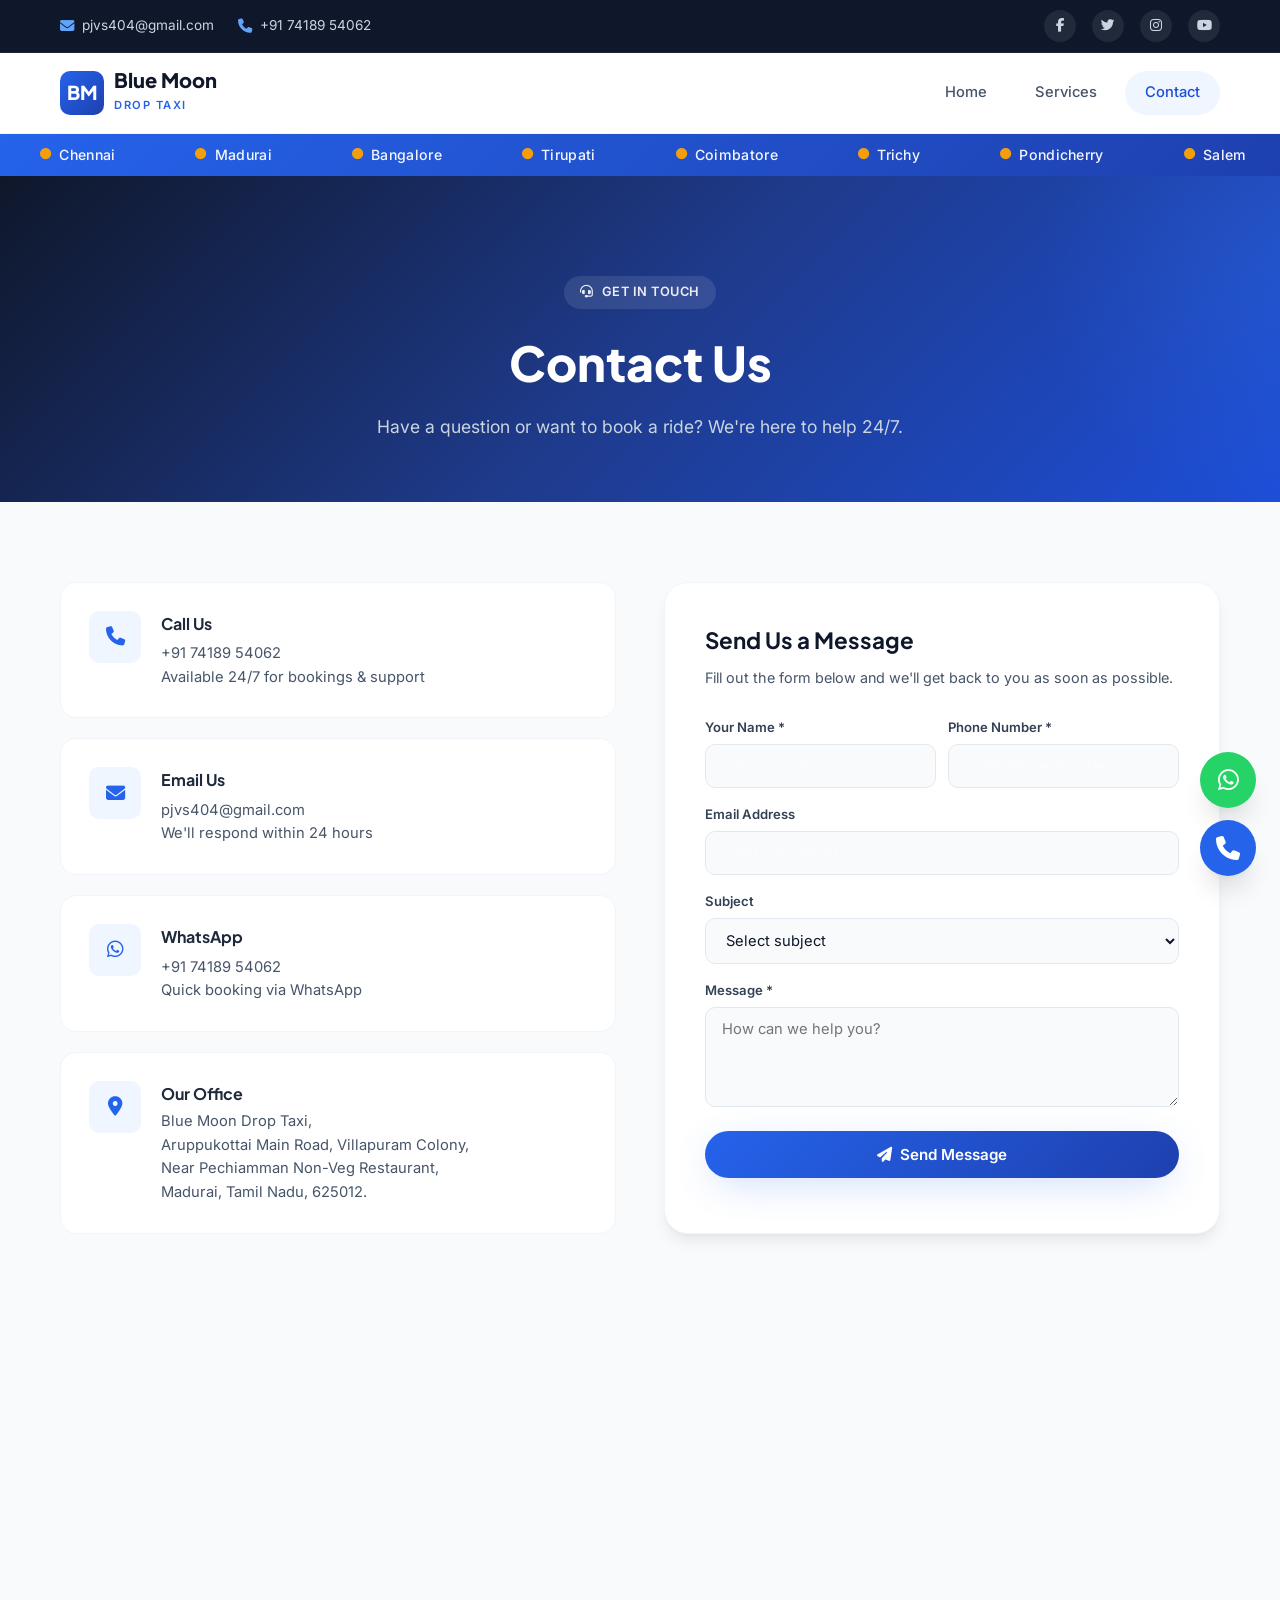
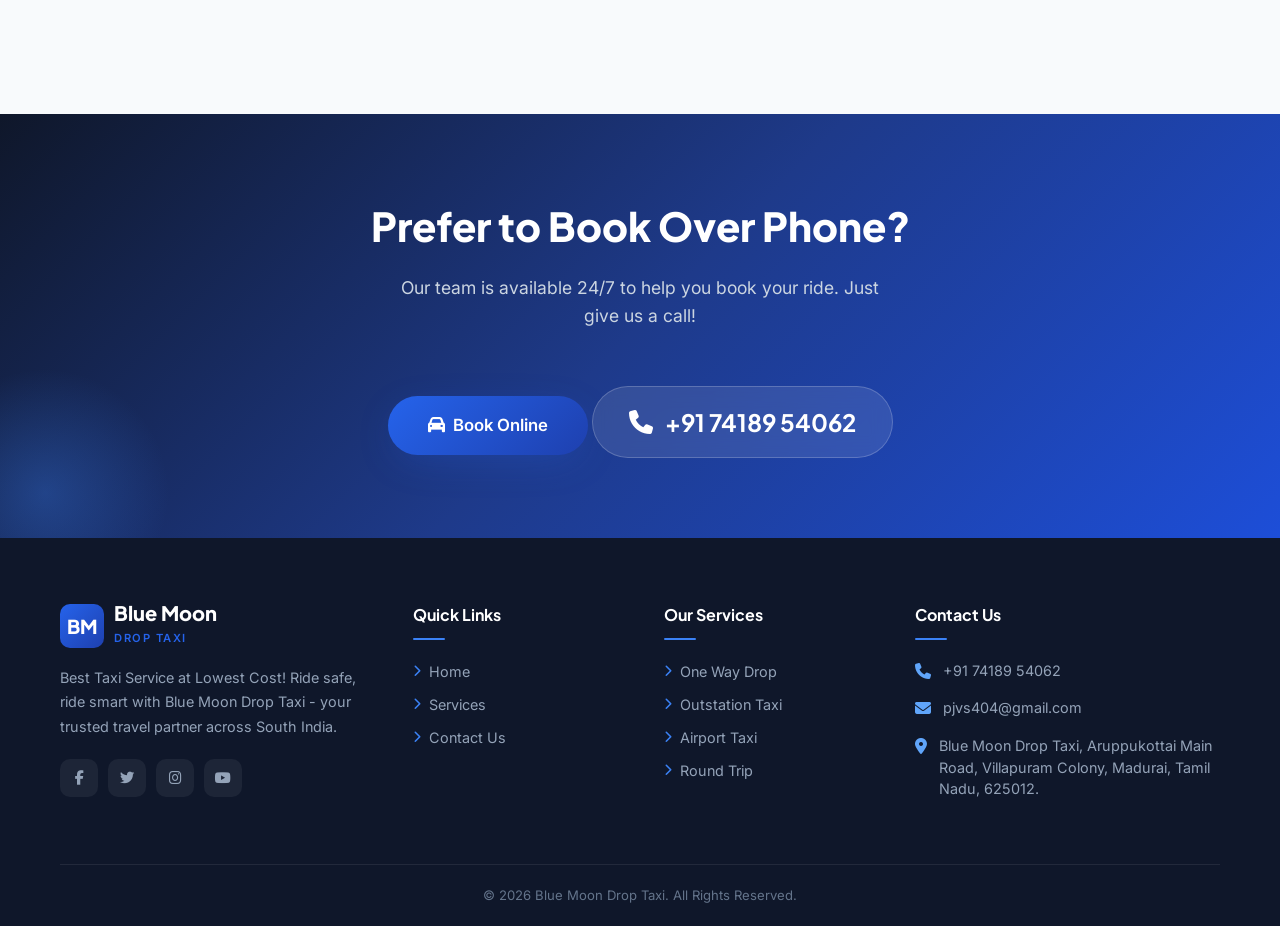
<file: contact.html>
<!DOCTYPE html>
<html lang="en">

<head>
    <meta charset="UTF-8">
    <meta name="viewport" content="width=device-width, initial-scale=1.0">
    <title>Contact Us | Blue Moon Drop Taxi - Get in Touch</title>
    <meta name="description"
        content="Contact Blue Moon Drop Taxi for booking enquiries, support, or feedback. Call +91 74189 54062 or email pjvs404@gmail.com. We're available 24/7.">
    <meta name="keywords"
        content="contact blue moon drop taxi, taxi booking enquiry, Madurai taxi contact, car taxi phone number">
    <meta name="robots" content="index, follow">
    <meta property="og:title" content="Contact Us | Blue Moon Drop Taxi">
    <meta property="og:description"
        content="Get in touch with us for bookings and support. Available 24/7. Call +91 74189 54062.">
    <meta property="og:type" content="website">
    <link rel="canonical" href="https://bluemoondroptaxi.com/contact">

    <link rel="stylesheet" href="styles.css">
    <link rel="stylesheet" href="https://cdnjs.cloudflare.com/ajax/libs/font-awesome/6.5.1/css/all.min.css">
</head>

<body>

    <!-- ══════ Top Bar ══════ -->
    <div class="top-bar" id="top-bar">
        <div class="container">
            <div class="top-bar-left">
                <a href="mailto:pjvs404@gmail.com">
                    <i class="fas fa-envelope"></i>
                    pjvs404@gmail.com
                </a>
                <a href="tel:+917418954062">
                    <i class="fas fa-phone"></i>
                    +91 74189 54062
                </a>
            </div>
            <div class="top-bar-right">
                <a href="https://facebook.com" target="_blank" rel="noopener" aria-label="Facebook"><i
                        class="fab fa-facebook-f"></i></a>
                <a href="https://twitter.com" target="_blank" rel="noopener" aria-label="Twitter"><i
                        class="fab fa-twitter"></i></a>
                <a href="https://instagram.com" target="_blank" rel="noopener" aria-label="Instagram"><i
                        class="fab fa-instagram"></i></a>
                <a href="https://youtube.com" target="_blank" rel="noopener" aria-label="YouTube"><i
                        class="fab fa-youtube"></i></a>
            </div>
        </div>
    </div>

    <!-- ══════ Navbar ══════ -->
    <nav class="navbar" id="navbar">
        <div class="container">
            <a href="index.html" class="nav-brand">
                <div class="nav-logo">BM</div>
                <div class="nav-brand-text">
                    <h1>Blue Moon</h1>
                    <span>Drop Taxi</span>
                </div>
            </a>

            <div class="nav-links" id="nav-links">
                <a href="index.html">Home</a>
                <a href="services.html">Services</a>
                <a href="contact.html" class="active">Contact</a>
                <div class="mobile-nav-cta">
                    <a href="tel:+917418954062" class="nav-phone">
                        <i class="fas fa-phone"></i>
                        74189 54062
                    </a>
                    <a href="index.html#booknow" class="btn btn-primary nav-book-btn">Book Now</a>
                </div>
            </div>

            <div class="nav-cta" id="nav-cta">
                <a href="tel:+917418954062" class="nav-phone">
                    <i class="fas fa-phone"></i>
                    74189 54062
                </a>
                <a href="index.html#booknow" class="btn btn-primary nav-book-btn">Book Now</a>
            </div>

            <button class="mobile-menu-btn" id="mobile-menu-btn" aria-label="Toggle Menu">
                <span></span>
                <span></span>
                <span></span>
            </button>
        </div>
    </nav>

    <!-- ══════ Marquee ══════ -->
    <div class="marquee-bar">
        <div class="marquee-content" id="marquee-content">
            <span><i class="fas fa-circle"></i> Chennai</span>
            <span><i class="fas fa-circle"></i> Madurai</span>
            <span><i class="fas fa-circle"></i> Bangalore</span>
            <span><i class="fas fa-circle"></i> Tirupati</span>
            <span><i class="fas fa-circle"></i> Coimbatore</span>
            <span><i class="fas fa-circle"></i> Trichy</span>
            <span><i class="fas fa-circle"></i> Pondicherry</span>
            <span><i class="fas fa-circle"></i> Salem</span>
            <span><i class="fas fa-circle"></i> Chennai</span>
            <span><i class="fas fa-circle"></i> Madurai</span>
            <span><i class="fas fa-circle"></i> Bangalore</span>
            <span><i class="fas fa-circle"></i> Tirupati</span>
            <span><i class="fas fa-circle"></i> Coimbatore</span>
            <span><i class="fas fa-circle"></i> Trichy</span>
            <span><i class="fas fa-circle"></i> Pondicherry</span>
            <span><i class="fas fa-circle"></i> Salem</span>
        </div>
    </div>

    <!-- ══════ Contact Hero ══════ -->
    <section class="contact-hero">
        <div class="container">
            <div class="section-badge" style="background: rgba(255,255,255,0.1); color: rgba(255,255,255,0.9);"><i
                    class="fas fa-headset"></i> Get in Touch</div>
            <h1>Contact Us</h1>
            <p>Have a question or want to book a ride? We're here to help 24/7.</p>
        </div>
    </section>

    <!-- ══════ Contact Section ══════ -->
    <section class="contact-section animate-on-scroll">
        <div class="container">
            <div class="contact-grid">
                <!-- Contact Info Cards -->
                <div class="contact-info-cards">
                    <div class="contact-info-card">
                        <div class="contact-info-icon"><i class="fas fa-phone"></i></div>
                        <div>
                            <h4>Call Us</h4>
                            <a href="tel:+917418954062">+91 74189 54062</a>
                            <p>Available 24/7 for bookings & support</p>
                        </div>
                    </div>

                    <div class="contact-info-card">
                        <div class="contact-info-icon"><i class="fas fa-envelope"></i></div>
                        <div>
                            <h4>Email Us</h4>
                            <a href="mailto:pjvs404@gmail.com">pjvs404@gmail.com</a>
                            <p>We'll respond within 24 hours</p>
                        </div>
                    </div>

                    <div class="contact-info-card">
                        <div class="contact-info-icon"><i class="fab fa-whatsapp"></i></div>
                        <div>
                            <h4>WhatsApp</h4>
                            <a href="https://wa.me/917418954062?text=Hi%20I%20want%20to%20book%20a%20taxi"
                                target="_blank">+91 74189 54062</a>
                            <p>Quick booking via WhatsApp</p>
                        </div>
                    </div>

                    <div class="contact-info-card">
                        <div class="contact-info-icon"><i class="fas fa-map-marker-alt"></i></div>
                        <div>
                            <h4>Our Office</h4>
                            <p>Blue Moon Drop Taxi,<br>Aruppukottai Main Road, Villapuram Colony,<br>Near Pechiamman
                                Non-Veg Restaurant,<br>Madurai, Tamil Nadu, 625012.</p>
                        </div>
                    </div>
                </div>

                <!-- Contact Form -->
                <div class="contact-form-card">
                    <h3>Send Us a Message</h3>
                    <p>Fill out the form below and we'll get back to you as soon as possible.</p>
                    <form class="contact-form" id="contact-form">
                        <div class="form-row">
                            <div class="form-group">
                                <label for="contact-name">Your Name *</label>
                                <input type="text" id="contact-name" placeholder="Enter your name" required>
                            </div>
                            <div class="form-group">
                                <label for="contact-phone">Phone Number *</label>
                                <input type="tel" id="contact-phone" placeholder="Enter phone number" required>
                            </div>
                        </div>
                        <div class="form-group">
                            <label for="contact-email">Email Address</label>
                            <input type="email" id="contact-email" placeholder="Enter your email">
                        </div>
                        <div class="form-group">
                            <label for="contact-subject">Subject</label>
                            <select id="contact-subject">
                                <option value="">Select subject</option>
                                <option value="booking">Booking Enquiry</option>
                                <option value="tariff">Tariff Information</option>
                                <option value="complaint">Complaint</option>
                                <option value="feedback">Feedback</option>
                                <option value="other">Other</option>
                            </select>
                        </div>
                        <div class="form-group">
                            <label for="contact-message">Message *</label>
                            <textarea id="contact-message" placeholder="How can we help you?" rows="4"
                                required></textarea>
                        </div>
                        <button type="submit" class="btn btn-primary" style="width: 100%; padding: 14px;">
                            <i class="fas fa-paper-plane"></i> Send Message
                        </button>
                    </form>
                </div>
            </div>
        </div>
    </section>

    <!-- ══════ Map Section ══════ -->
    <section style="width: 100%; height: 400px; background: var(--bg-secondary);">
        <iframe
            src="https://www.google.com/maps/embed?pb=!1m18!1m12!1m3!1d3930.1692736442!2d78.0851!3d9.9252!2m3!1f0!2f0!3f0!3m2!1i1024!2i768!4f13.1!3m3!1m2!1s0x0%3A0x0!2zOcKwNTUnMzAuNyJOIDc4wrAwNScwNi40IkU!5e0!3m2!1sen!2sin!4v1700000000000"
            width="100%" height="400" style="border:0;" allowfullscreen="" loading="lazy"
            referrerpolicy="no-referrer-when-downgrade" title="Blue Moon Drop Taxi Office Location"></iframe>
    </section>

    <!-- ══════ CTA Section ══════ -->
    <section class="cta-section animate-on-scroll">
        <div class="container">
            <div class="cta-content">
                <h2>Prefer to Book Over Phone?</h2>
                <p>Our team is available 24/7 to help you book your ride. Just give us a call!</p>
                <a href="index.html#booknow" class="btn btn-primary" style="font-size: 1.05rem; padding: 16px 40px;">
                    <i class="fas fa-car"></i> Book Online
                </a>
                <a href="tel:+917418954062" class="cta-phone">
                    <i class="fas fa-phone"></i> +91 74189 54062
                </a>
            </div>
        </div>
    </section>

    <!-- ══════ Footer ══════ -->
    <footer class="footer" id="footer">
        <div class="container">
            <div class="footer-grid">
                <div class="footer-about">
                    <a href="index.html" class="nav-brand">
                        <div class="nav-logo">BM</div>
                        <div class="nav-brand-text">
                            <h1>Blue Moon</h1>
                            <span>Drop Taxi</span>
                        </div>
                    </a>
                    <p>Best Taxi Service at Lowest Cost! Ride safe, ride smart with Blue Moon Drop Taxi - your
                        trusted travel partner across South India.</p>
                    <div class="footer-social">
                        <a href="https://facebook.com" target="_blank" rel="noopener" aria-label="Facebook"><i
                                class="fab fa-facebook-f"></i></a>
                        <a href="https://twitter.com" target="_blank" rel="noopener" aria-label="Twitter"><i
                                class="fab fa-twitter"></i></a>
                        <a href="https://instagram.com" target="_blank" rel="noopener" aria-label="Instagram"><i
                                class="fab fa-instagram"></i></a>
                        <a href="https://youtube.com" target="_blank" rel="noopener" aria-label="YouTube"><i
                                class="fab fa-youtube"></i></a>
                    </div>
                </div>

                <div class="footer-col">
                    <h4>Quick Links</h4>
                    <ul>
                        <li><a href="index.html"><i class="fas fa-chevron-right"></i> Home</a></li>
                        <li><a href="services.html"><i class="fas fa-chevron-right"></i> Services</a></li>
                        <li><a href="contact.html"><i class="fas fa-chevron-right"></i> Contact Us</a></li>
                    </ul>
                </div>

                <div class="footer-col">
                    <h4>Our Services</h4>
                    <ul>
                        <li><a href="services.html"><i class="fas fa-chevron-right"></i> One Way Drop</a></li>
                        <li><a href="services.html"><i class="fas fa-chevron-right"></i> Outstation Taxi</a></li>
                        <li><a href="services.html"><i class="fas fa-chevron-right"></i> Airport Taxi</a></li>
                        <li><a href="services.html"><i class="fas fa-chevron-right"></i> Round Trip</a></li>
                    </ul>
                </div>

                <div class="footer-col">
                    <h4>Contact Us</h4>
                    <div class="footer-contact-item">
                        <i class="fas fa-phone"></i>
                        <a href="tel:+917418954062">+91 74189 54062</a>
                    </div>
                    <div class="footer-contact-item">
                        <i class="fas fa-envelope"></i>
                        <a href="mailto:pjvs404@gmail.com">pjvs404@gmail.com</a>
                    </div>
                    <div class="footer-contact-item">
                        <i class="fas fa-map-marker-alt"></i>
                        <p>Blue Moon Drop Taxi, Aruppukottai Main Road, Villapuram Colony, Madurai, Tamil Nadu, 625012.
                        </p>
                    </div>
                </div>
            </div>

            <div class="footer-bottom">
                <p>© 2026 Blue Moon Drop Taxi. All Rights Reserved.</p>
            </div>
        </div>
    </footer>

    <!-- ══════ Floating Buttons ══════ -->
    <div class="floating-btns">
        <a href="https://wa.me/917418954062?text=Hi%20I%20want%20to%20book%20a%20taxi" class="float-btn float-whatsapp"
            target="_blank" rel="noopener" aria-label="Chat on WhatsApp">
            <i class="fab fa-whatsapp"></i>
        </a>
        <a href="tel:+917418954062" class="float-btn float-call" aria-label="Call Us">
            <i class="fas fa-phone"></i>
        </a>
    </div>

    <script src="script.js"></script>
</body>

</html>
</file>
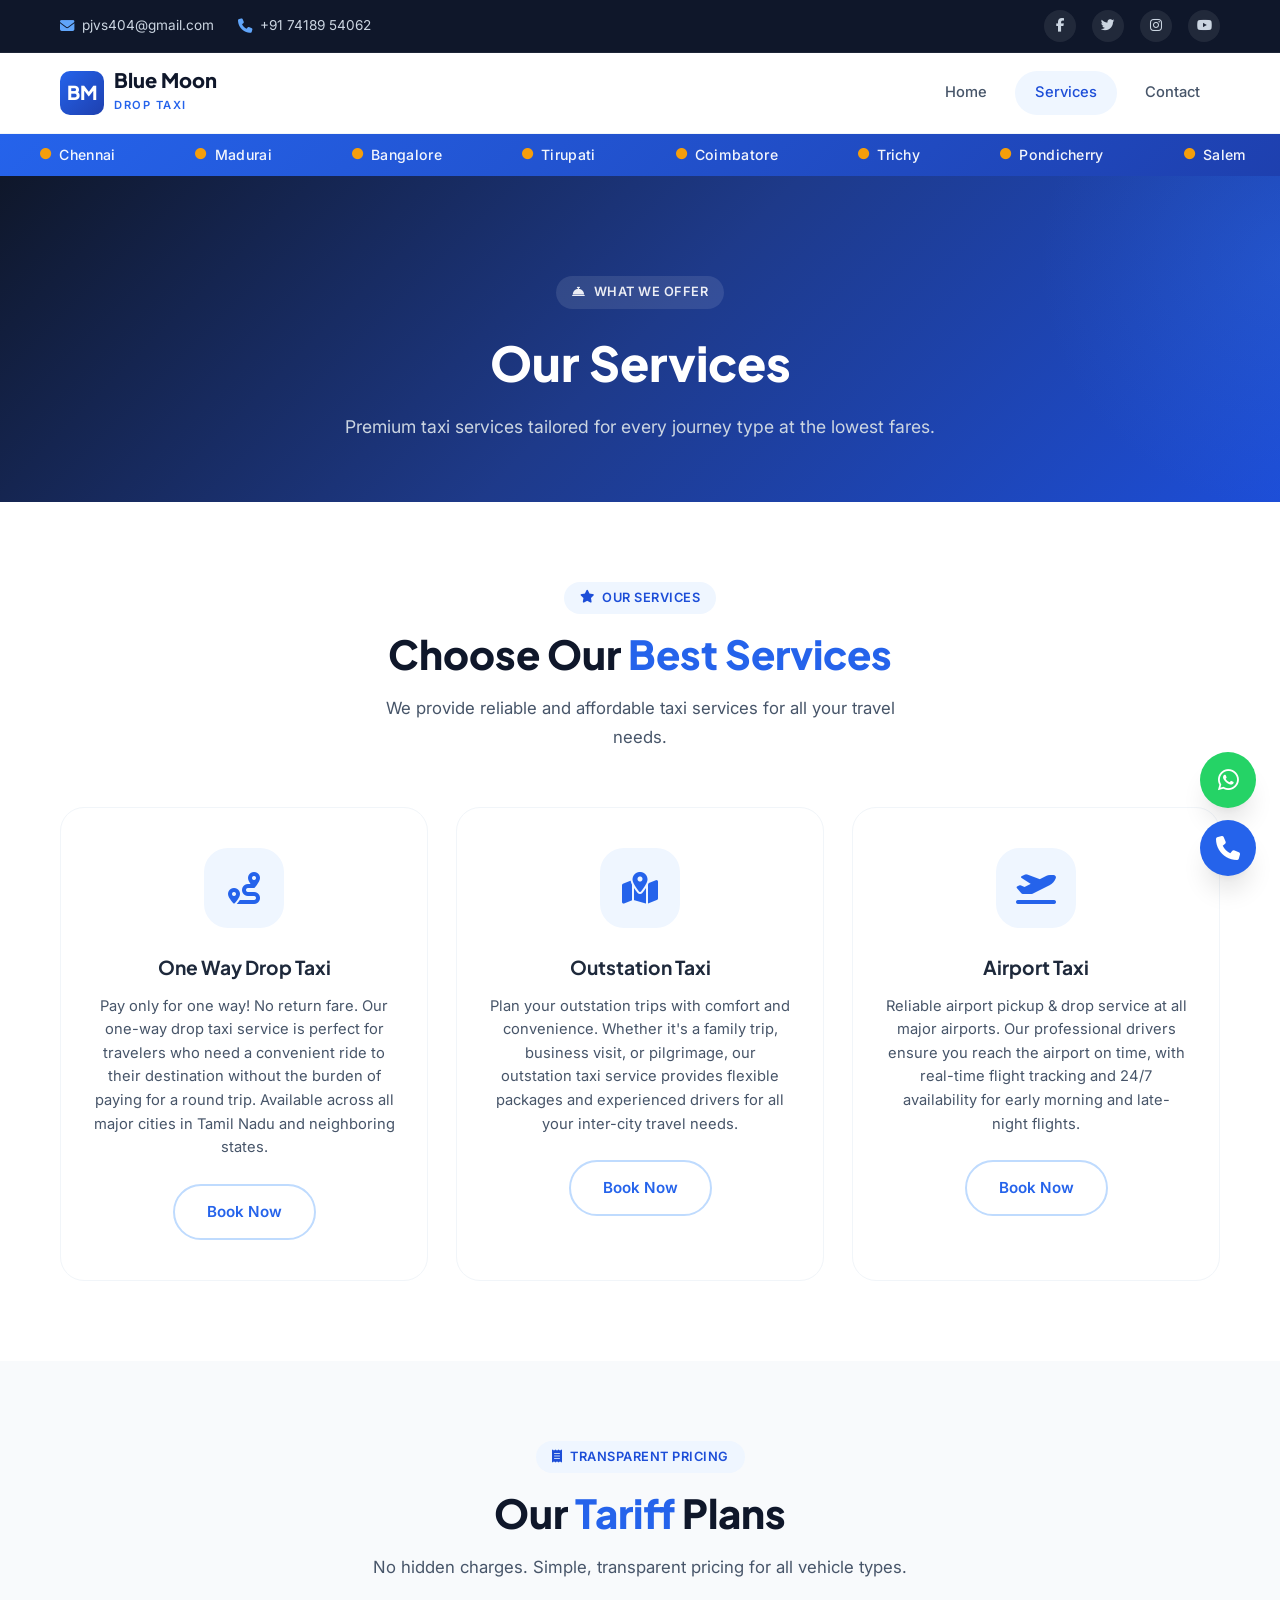
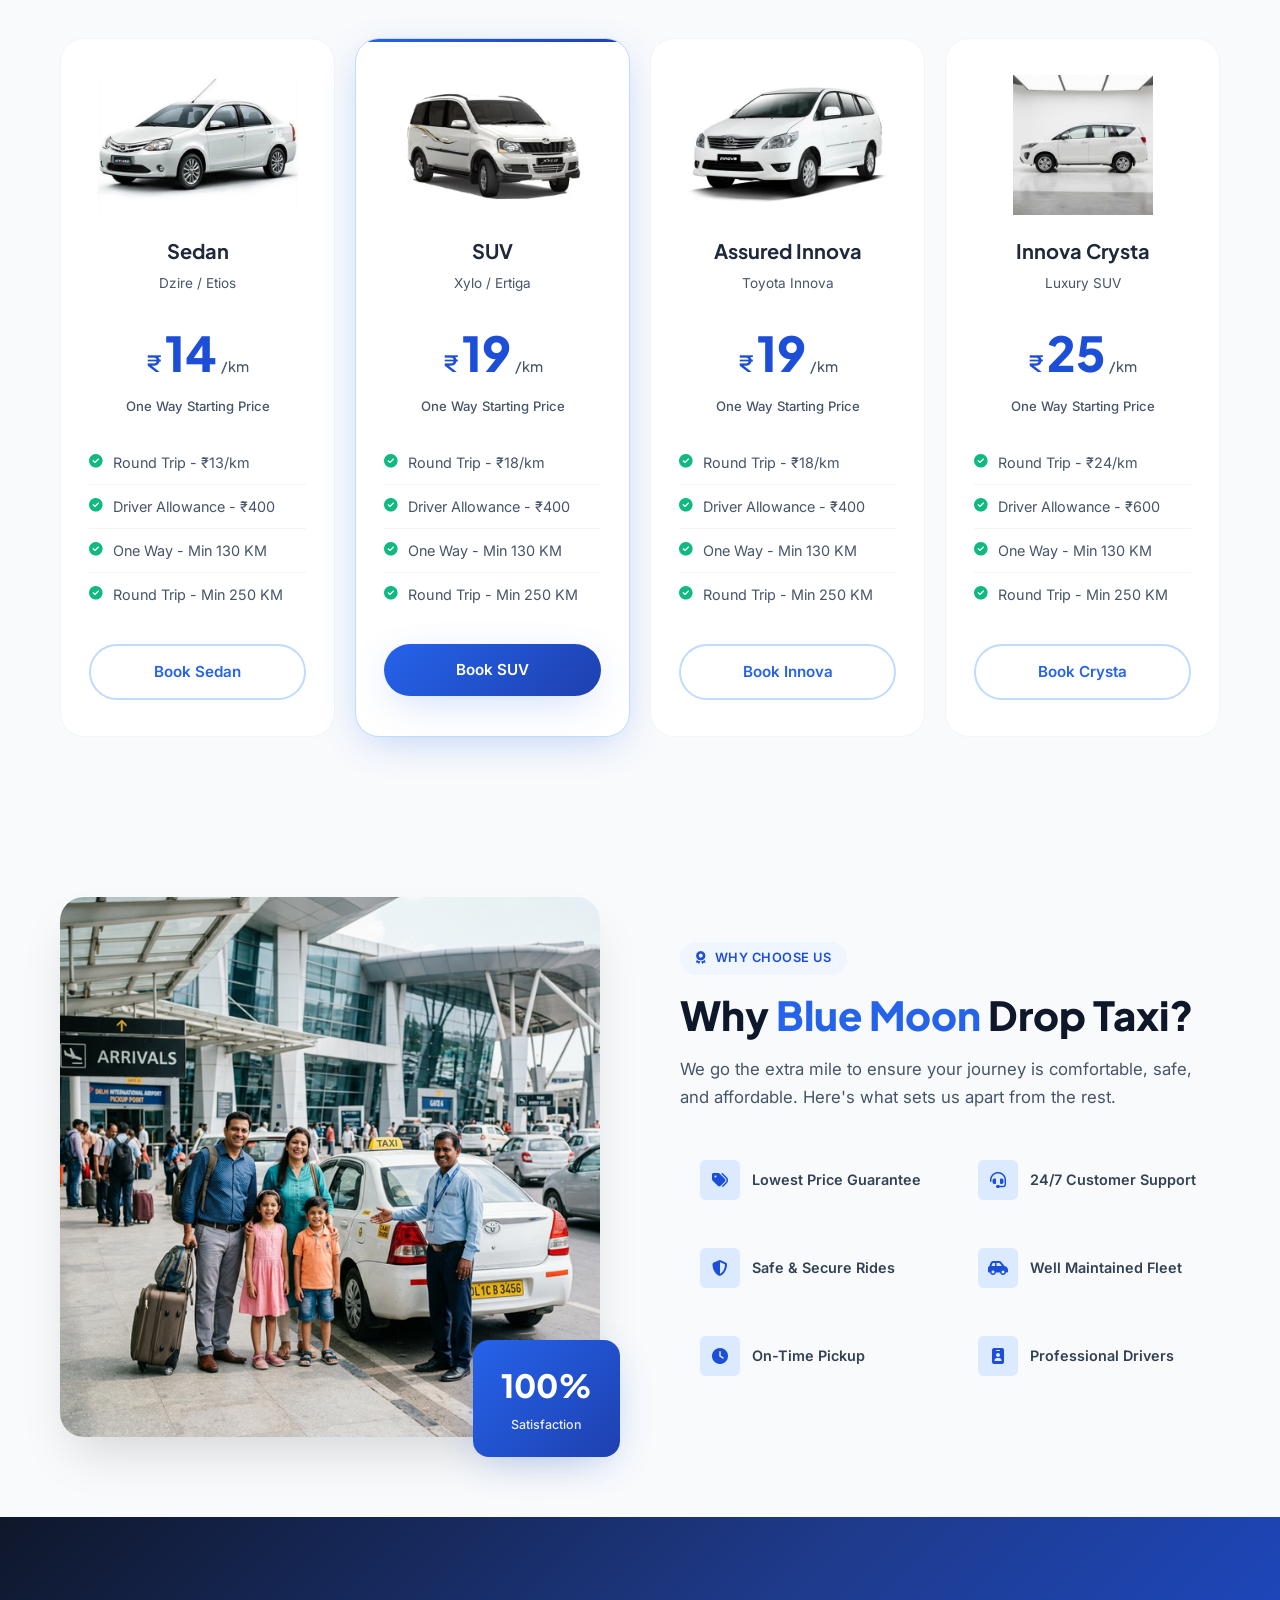
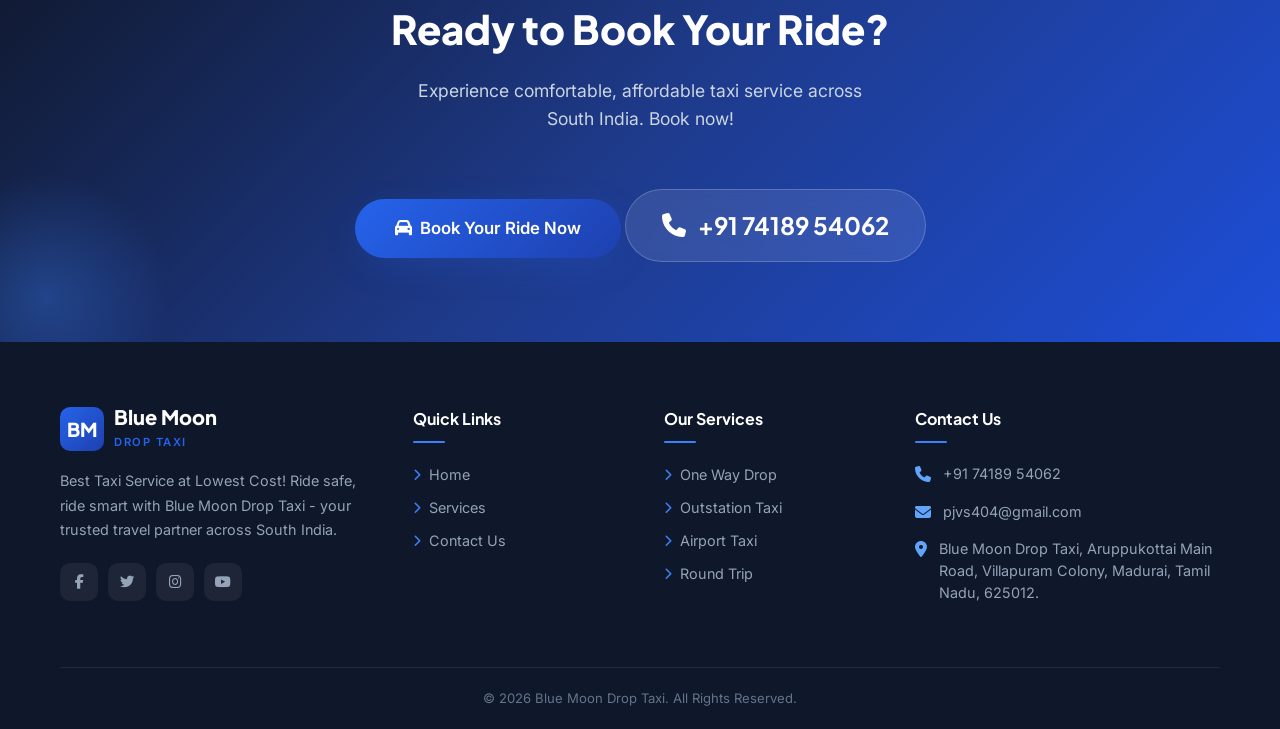
<file: services.html>
<!DOCTYPE html>
<html lang="en">

<head>
    <meta charset="UTF-8">
    <meta name="viewport" content="width=device-width, initial-scale=1.0">
    <title>Our Services | Blue Moon Drop Taxi - One Way, Outstation & Airport Taxi</title>
    <meta name="description"
        content="Explore Blue Moon Drop Taxi services: One Way Drop Taxi, Outstation Taxi, Airport Transfers & Round Trip. Affordable rates across Tamil Nadu, Bangalore & Pondicherry. Call +91 74189 54062.">
    <meta name="keywords"
        content="one way taxi service, outstation taxi, airport taxi, round trip taxi, car taxi services, Tamil Nadu taxi, blue moon taxi, blue moon drop taxi">
    <meta name="robots" content="index, follow">
    <meta property="og:title" content="Our Services | Blue Moon Drop Taxi">
    <meta property="og:description"
        content="One Way Drop, Outstation, Airport Transfers & more. Premium taxi services at lowest fares.">
    <meta property="og:type" content="website">
    <link rel="canonical" href="https://bluemoondroptaxi.com/services">

    <link rel="stylesheet" href="styles.css">
    <link rel="stylesheet" href="https://cdnjs.cloudflare.com/ajax/libs/font-awesome/6.5.1/css/all.min.css">
</head>

<body>

    <!-- ══════ Top Bar ══════ -->
    <div class="top-bar" id="top-bar">
        <div class="container">
            <div class="top-bar-left">
                <a href="mailto:pjvs404@gmail.com">
                    <i class="fas fa-envelope"></i>
                    pjvs404@gmail.com
                </a>
                <a href="tel:+917418954062">
                    <i class="fas fa-phone"></i>
                    +91 74189 54062
                </a>
            </div>
            <div class="top-bar-right">
                <a href="https://facebook.com" target="_blank" rel="noopener" aria-label="Facebook"><i
                        class="fab fa-facebook-f"></i></a>
                <a href="https://twitter.com" target="_blank" rel="noopener" aria-label="Twitter"><i
                        class="fab fa-twitter"></i></a>
                <a href="https://instagram.com" target="_blank" rel="noopener" aria-label="Instagram"><i
                        class="fab fa-instagram"></i></a>
                <a href="https://youtube.com" target="_blank" rel="noopener" aria-label="YouTube"><i
                        class="fab fa-youtube"></i></a>
            </div>
        </div>
    </div>

    <!-- ══════ Navbar ══════ -->
    <nav class="navbar" id="navbar">
        <div class="container">
            <a href="index.html" class="nav-brand">
                <div class="nav-logo">BM</div>
                <div class="nav-brand-text">
                    <h1>Blue Moon</h1>
                    <span>Drop Taxi</span>
                </div>
            </a>

            <div class="nav-links" id="nav-links">
                <a href="index.html">Home</a>
                <a href="services.html" class="active">Services</a>
                <a href="contact.html">Contact</a>
                <div class="mobile-nav-cta">
                    <a href="tel:+917418954062" class="nav-phone">
                        <i class="fas fa-phone"></i>
                        74189 54062
                    </a>
                    <a href="index.html#booknow" class="btn btn-primary nav-book-btn">Book Now</a>
                </div>
            </div>

            <div class="nav-cta" id="nav-cta">
                <a href="tel:+917418954062" class="nav-phone">
                    <i class="fas fa-phone"></i>
                    74189 54062
                </a>
                <a href="index.html#booknow" class="btn btn-primary nav-book-btn">Book Now</a>
            </div>

            <button class="mobile-menu-btn" id="mobile-menu-btn" aria-label="Toggle Menu">
                <span></span>
                <span></span>
                <span></span>
            </button>
        </div>
    </nav>

    <!-- ══════ Marquee ══════ -->
    <div class="marquee-bar">
        <div class="marquee-content" id="marquee-content">
            <span><i class="fas fa-circle"></i> Chennai</span>
            <span><i class="fas fa-circle"></i> Madurai</span>
            <span><i class="fas fa-circle"></i> Bangalore</span>
            <span><i class="fas fa-circle"></i> Tirupati</span>
            <span><i class="fas fa-circle"></i> Coimbatore</span>
            <span><i class="fas fa-circle"></i> Trichy</span>
            <span><i class="fas fa-circle"></i> Pondicherry</span>
            <span><i class="fas fa-circle"></i> Salem</span>
            <span><i class="fas fa-circle"></i> Chennai</span>
            <span><i class="fas fa-circle"></i> Madurai</span>
            <span><i class="fas fa-circle"></i> Bangalore</span>
            <span><i class="fas fa-circle"></i> Tirupati</span>
            <span><i class="fas fa-circle"></i> Coimbatore</span>
            <span><i class="fas fa-circle"></i> Trichy</span>
            <span><i class="fas fa-circle"></i> Pondicherry</span>
            <span><i class="fas fa-circle"></i> Salem</span>
        </div>
    </div>

    <!-- ══════ Services Hero ══════ -->
    <section class="services-hero">
        <div class="container">
            <div class="section-badge" style="background: rgba(255,255,255,0.1); color: rgba(255,255,255,0.9);"><i
                    class="fas fa-concierge-bell"></i> What We Offer</div>
            <h1>Our Services</h1>
            <p>Premium taxi services tailored for every journey type at the lowest fares.</p>
        </div>
    </section>

    <!-- ══════ Services Detail Section ══════ -->
    <section class="services-section animate-on-scroll">
        <div class="container">
            <div class="section-header">
                <div class="section-badge"><i class="fas fa-star"></i> Our Services</div>
                <h2 class="section-title">Choose Our <span>Best Services</span></h2>
                <p class="section-subtitle">We provide reliable and affordable taxi services for all your travel needs.
                </p>
            </div>
            <div class="services-grid">
                <div class="service-card">
                    <div class="service-icon"><i class="fas fa-route"></i></div>
                    <h3>One Way Drop Taxi</h3>
                    <p>Pay only for one way! No return fare. Our one-way drop taxi service is perfect for travelers who
                        need a convenient ride to their destination without the burden of paying for a round trip.
                        Available across all major cities in Tamil Nadu and neighboring states.</p>
                    <a href="index.html#booknow" class="btn btn-outline">Book Now</a>
                </div>
                <div class="service-card">
                    <div class="service-icon"><i class="fas fa-map-marked-alt"></i></div>
                    <h3>Outstation Taxi</h3>
                    <p>Plan your outstation trips with comfort and convenience. Whether it's a family trip, business
                        visit, or pilgrimage, our outstation taxi service provides flexible packages and experienced
                        drivers for all your inter-city travel needs.</p>
                    <a href="index.html#booknow" class="btn btn-outline">Book Now</a>
                </div>
                <div class="service-card">
                    <div class="service-icon"><i class="fas fa-plane-departure"></i></div>
                    <h3>Airport Taxi</h3>
                    <p>Reliable airport pickup & drop service at all major airports. Our professional drivers ensure you
                        reach the airport on time, with real-time flight tracking and 24/7 availability for early
                        morning and late-night flights.</p>
                    <a href="index.html#booknow" class="btn btn-outline">Book Now</a>
                </div>
            </div>
        </div>
    </section>

    <!-- ══════ Tariff Section ══════ -->
    <section class="tariff-section animate-on-scroll">
        <div class="container">
            <div class="section-header">
                <div class="section-badge"><i class="fas fa-receipt"></i> Transparent Pricing</div>
                <h2 class="section-title">Our <span>Tariff</span> Plans</h2>
                <p class="section-subtitle">No hidden charges. Simple, transparent pricing for all vehicle types.</p>
            </div>
            <div class="tariff-cards">
                <div class="tariff-card">
                    <img src="images/sedan-car1.webp" alt="Sedan - Dzire / Etios" class="tariff-card-img">
                    <h3>Sedan</h3>
                    <p class="car-type">Dzire / Etios</p>
                    <div class="price">
                        <span class="currency">₹</span>14
                        <span class="unit">/km</span>
                    </div>
                    <p class="price-label">One Way Starting Price</p>
                    <ul class="tariff-features">
                        <li><i class="fas fa-check-circle"></i> Round Trip - ₹13/km</li>
                        <li><i class="fas fa-check-circle"></i> Driver Allowance - ₹400</li>
                        <li><i class="fas fa-check-circle"></i> One Way - Min 130 KM</li>
                        <li><i class="fas fa-check-circle"></i> Round Trip - Min 250 KM</li>
                    </ul>
                    <a href="index.html#booknow" class="btn btn-outline">Book Sedan</a>
                </div>

                <div class="tariff-card featured">
                    <img src="images/suv-car2.webp" alt="SUV - Xylo / Ertiga" class="tariff-card-img">
                    <h3>SUV</h3>
                    <p class="car-type">Xylo / Ertiga</p>
                    <div class="price">
                        <span class="currency">₹</span>19
                        <span class="unit">/km</span>
                    </div>
                    <p class="price-label">One Way Starting Price</p>
                    <ul class="tariff-features">
                        <li><i class="fas fa-check-circle"></i> Round Trip - ₹18/km</li>
                        <li><i class="fas fa-check-circle"></i> Driver Allowance - ₹400</li>
                        <li><i class="fas fa-check-circle"></i> One Way - Min 130 KM</li>
                        <li><i class="fas fa-check-circle"></i> Round Trip - Min 250 KM</li>
                    </ul>
                    <a href="index.html#booknow" class="btn btn-primary">Book SUV</a>
                </div>

                <div class="tariff-card">
                    <img src="images/innova3.webp" alt="Assured Innova" class="tariff-card-img">
                    <h3>Assured Innova</h3>
                    <p class="car-type">Toyota Innova</p>
                    <div class="price">
                        <span class="currency">₹</span>19
                        <span class="unit">/km</span>
                    </div>
                    <p class="price-label">One Way Starting Price</p>
                    <ul class="tariff-features">
                        <li><i class="fas fa-check-circle"></i> Round Trip - ₹18/km</li>
                        <li><i class="fas fa-check-circle"></i> Driver Allowance - ₹400</li>
                        <li><i class="fas fa-check-circle"></i> One Way - Min 130 KM</li>
                        <li><i class="fas fa-check-circle"></i> Round Trip - Min 250 KM</li>
                    </ul>
                    <a href="index.html#booknow" class="btn btn-outline">Book Innova</a>
                </div>

                <div class="tariff-card">
                    <img src="images/innova-crysta.png" alt="Innova Crysta" class="tariff-card-img">
                    <h3>Innova Crysta</h3>
                    <p class="car-type">Luxury SUV</p>
                    <div class="price">
                        <span class="currency">₹</span>25
                        <span class="unit">/km</span>
                    </div>
                    <p class="price-label">One Way Starting Price</p>
                    <ul class="tariff-features">
                        <li><i class="fas fa-check-circle"></i> Round Trip - ₹24/km</li>
                        <li><i class="fas fa-check-circle"></i> Driver Allowance - ₹600</li>
                        <li><i class="fas fa-check-circle"></i> One Way - Min 130 KM</li>
                        <li><i class="fas fa-check-circle"></i> Round Trip - Min 250 KM</li>
                    </ul>
                    <a href="index.html#booknow" class="btn btn-outline">Book Crysta</a>
                </div>
            </div>
        </div>
    </section>

    <!-- ══════ Why Choose Us ══════ -->
    <section class="about-section animate-on-scroll" style="background: var(--bg-secondary);">
        <div class="container">
            <div class="about-image">
                <img src="images/about-img.png" alt="Why Choose Blue Moon Drop Taxi" loading="lazy" width="560"
                    height="400">
                <div class="about-image-badge">
                    <span class="badge-number">100%</span>
                    <span class="badge-text">Satisfaction</span>
                </div>
            </div>
            <div class="about-content">
                <div class="section-badge"><i class="fas fa-award"></i> Why Choose Us</div>
                <h2 class="section-title">Why <span>Blue Moon</span> Drop Taxi?</h2>
                <p class="section-subtitle">We go the extra mile to ensure your journey is comfortable, safe, and
                    affordable. Here's what sets us apart from the rest.</p>
                <div class="about-features">
                    <div class="about-feature">
                        <i class="fas fa-tags"></i>
                        <span>Lowest Price Guarantee</span>
                    </div>
                    <div class="about-feature">
                        <i class="fas fa-headset"></i>
                        <span>24/7 Customer Support</span>
                    </div>
                    <div class="about-feature">
                        <i class="fas fa-shield-alt"></i>
                        <span>Safe & Secure Rides</span>
                    </div>
                    <div class="about-feature">
                        <i class="fas fa-car-side"></i>
                        <span>Well Maintained Fleet</span>
                    </div>
                    <div class="about-feature">
                        <i class="fas fa-clock"></i>
                        <span>On-Time Pickup</span>
                    </div>
                    <div class="about-feature">
                        <i class="fas fa-id-badge"></i>
                        <span>Professional Drivers</span>
                    </div>
                </div>
            </div>
        </div>
    </section>

    <!-- ══════ CTA Section ══════ -->
    <section class="cta-section animate-on-scroll">
        <div class="container">
            <div class="cta-content">
                <h2>Ready to Book Your Ride?</h2>
                <p>Experience comfortable, affordable taxi service across South India. Book now!</p>
                <a href="index.html#booknow" class="btn btn-primary" style="font-size: 1.05rem; padding: 16px 40px;">
                    <i class="fas fa-car"></i> Book Your Ride Now
                </a>
                <a href="tel:+917418954062" class="cta-phone">
                    <i class="fas fa-phone"></i> +91 74189 54062
                </a>
            </div>
        </div>
    </section>

    <!-- ══════ Footer ══════ -->
    <footer class="footer" id="footer">
        <div class="container">
            <div class="footer-grid">
                <div class="footer-about">
                    <a href="index.html" class="nav-brand">
                        <div class="nav-logo">BM</div>
                        <div class="nav-brand-text">
                            <h1>Blue Moon</h1>
                            <span>Drop Taxi</span>
                        </div>
                    </a>
                    <p>Best Taxi Service at Lowest Cost! Ride safe, ride smart with Blue Moon Drop Taxi - your
                        trusted travel partner across South India.</p>
                    <div class="footer-social">
                        <a href="https://facebook.com" target="_blank" rel="noopener" aria-label="Facebook"><i
                                class="fab fa-facebook-f"></i></a>
                        <a href="https://twitter.com" target="_blank" rel="noopener" aria-label="Twitter"><i
                                class="fab fa-twitter"></i></a>
                        <a href="https://instagram.com" target="_blank" rel="noopener" aria-label="Instagram"><i
                                class="fab fa-instagram"></i></a>
                        <a href="https://youtube.com" target="_blank" rel="noopener" aria-label="YouTube"><i
                                class="fab fa-youtube"></i></a>
                    </div>
                </div>

                <div class="footer-col">
                    <h4>Quick Links</h4>
                    <ul>
                        <li><a href="index.html"><i class="fas fa-chevron-right"></i> Home</a></li>
                        <li><a href="services.html"><i class="fas fa-chevron-right"></i> Services</a></li>
                        <li><a href="contact.html"><i class="fas fa-chevron-right"></i> Contact Us</a></li>
                    </ul>
                </div>

                <div class="footer-col">
                    <h4>Our Services</h4>
                    <ul>
                        <li><a href="services.html"><i class="fas fa-chevron-right"></i> One Way Drop</a></li>
                        <li><a href="services.html"><i class="fas fa-chevron-right"></i> Outstation Taxi</a></li>
                        <li><a href="services.html"><i class="fas fa-chevron-right"></i> Airport Taxi</a></li>
                        <li><a href="services.html"><i class="fas fa-chevron-right"></i> Round Trip</a></li>
                    </ul>
                </div>

                <div class="footer-col">
                    <h4>Contact Us</h4>
                    <div class="footer-contact-item">
                        <i class="fas fa-phone"></i>
                        <a href="tel:+917418954062">+91 74189 54062</a>
                    </div>
                    <div class="footer-contact-item">
                        <i class="fas fa-envelope"></i>
                        <a href="mailto:pjvs404@gmail.com">pjvs404@gmail.com</a>
                    </div>
                    <div class="footer-contact-item">
                        <i class="fas fa-map-marker-alt"></i>
                        <p>Blue Moon Drop Taxi, Aruppukottai Main Road, Villapuram Colony, Madurai, Tamil Nadu, 625012.
                        </p>
                    </div>
                </div>
            </div>

            <div class="footer-bottom">
                <p>© 2026 Blue Moon Drop Taxi. All Rights Reserved.</p>
            </div>
        </div>
    </footer>

    <!-- ══════ Floating Buttons ══════ -->
    <div class="floating-btns">
        <a href="https://wa.me/917418954062?text=Hi%20I%20want%20to%20book%20a%20taxi" class="float-btn float-whatsapp"
            target="_blank" rel="noopener" aria-label="Chat on WhatsApp">
            <i class="fab fa-whatsapp"></i>
        </a>
        <a href="tel:+917418954062" class="float-btn float-call" aria-label="Call Us">
            <i class="fas fa-phone"></i>
        </a>
    </div>

    <script src="script.js"></script>
</body>

</html>
</file>
<file: styles.css>
/* ===========================
   BLUE MOON DROP TAXI - PREMIUM BLUE THEME
   Minimalist & Premium Design System
   =========================== */

@import url('https://fonts.googleapis.com/css2?family=Inter:wght@300;400;500;600;700;800;900&family=Plus+Jakarta+Sans:wght@400;500;600;700;800&display=swap');

/* ── CSS Custom Properties ── */
:root {
  /* Primary Blue Palette */
  --primary-50: #eff6ff;
  --primary-100: #dbeafe;
  --primary-200: #bfdbfe;
  --primary-300: #93c5fd;
  --primary-400: #60a5fa;
  --primary-500: #3b82f6;
  --primary-600: #2563eb;
  --primary-700: #1d4ed8;
  --primary-800: #1e40af;
  --primary-900: #1e3a8a;

  /* Accent */
  --accent-gold: #f59e0b;
  --accent-green: #10b981;
  --accent-orange: #f97316;

  /* Neutral Palette */
  --neutral-50: #f8fafc;
  --neutral-100: #f1f5f9;
  --neutral-200: #e2e8f0;
  --neutral-300: #cbd5e1;
  --neutral-400: #94a3b8;
  --neutral-500: #64748b;
  --neutral-600: #475569;
  --neutral-700: #334155;
  --neutral-800: #1e293b;
  --neutral-900: #0f172a;

  /* Semantic */
  --bg-primary: #ffffff;
  --bg-secondary: var(--neutral-50);
  --bg-dark: var(--neutral-900);
  --text-primary: var(--neutral-900);
  --text-secondary: var(--neutral-600);
  --text-muted: var(--neutral-400);
  --text-white: #ffffff;

  /* Gradients */
  --gradient-primary: linear-gradient(135deg, var(--primary-600), var(--primary-800));
  --gradient-hero: linear-gradient(135deg, #0f172a 0%, #1e3a8a 50%, #1d4ed8 100%);
  --gradient-card: linear-gradient(135deg, rgba(255, 255, 255, 0.1), rgba(255, 255, 255, 0.05));
  --gradient-glass: linear-gradient(135deg, rgba(255, 255, 255, 0.15), rgba(255, 255, 255, 0.05));

  /* Shadows */
  --shadow-sm: 0 1px 2px rgba(0, 0, 0, 0.05);
  --shadow-md: 0 4px 6px -1px rgba(0, 0, 0, 0.07), 0 2px 4px -2px rgba(0, 0, 0, 0.05);
  --shadow-lg: 0 10px 15px -3px rgba(0, 0, 0, 0.08), 0 4px 6px -4px rgba(0, 0, 0, 0.04);
  --shadow-xl: 0 20px 25px -5px rgba(0, 0, 0, 0.1), 0 8px 10px -6px rgba(0, 0, 0, 0.05);
  --shadow-2xl: 0 25px 50px -12px rgba(0, 0, 0, 0.15);
  --shadow-blue: 0 10px 40px -10px rgba(37, 99, 235, 0.3);
  --shadow-card-hover: 0 20px 40px -10px rgba(37, 99, 235, 0.2);

  /* Spacing */
  --section-padding: 80px 0;
  --container-max: 1200px;
  --container-padding: 0 20px;

  /* Border Radius */
  --radius-sm: 6px;
  --radius-md: 10px;
  --radius-lg: 16px;
  --radius-xl: 24px;
  --radius-full: 9999px;

  /* Transitions */
  --transition-fast: all 0.2s cubic-bezier(0.4, 0, 0.2, 1);
  --transition-normal: all 0.3s cubic-bezier(0.4, 0, 0.2, 1);
  --transition-slow: all 0.5s cubic-bezier(0.4, 0, 0.2, 1);
}

/* ── Reset & Base ── */
*,
*::before,
*::after {
  margin: 0;
  padding: 0;
  box-sizing: border-box;
}

html {
  font-size: 16px;
  scroll-behavior: smooth;
  -webkit-font-smoothing: antialiased;
  -moz-osx-font-smoothing: grayscale;
}

body {
  font-family: 'Inter', -apple-system, BlinkMacSystemFont, sans-serif;
  color: var(--text-primary);
  background: var(--bg-primary);
  line-height: 1.6;
  overflow-x: hidden;
}

a {
  text-decoration: none;
  color: inherit;
  transition: var(--transition-fast);
}

ul,
ol {
  list-style: none;
}

img {
  max-width: 100%;
  height: auto;
  display: block;
}

.container {
  max-width: var(--container-max);
  margin: 0 auto;
  padding: var(--container-padding);
}

/* ── Utility Classes ── */
.section-badge {
  display: inline-flex;
  align-items: center;
  gap: 8px;
  padding: 6px 16px;
  background: var(--primary-50);
  color: var(--primary-700);
  border-radius: var(--radius-full);
  font-size: 0.8rem;
  font-weight: 600;
  letter-spacing: 0.5px;
  text-transform: uppercase;
  margin-bottom: 16px;
}

.section-title {
  font-family: 'Plus Jakarta Sans', sans-serif;
  font-size: 2.5rem;
  font-weight: 800;
  color: var(--text-primary);
  line-height: 1.2;
  margin-bottom: 16px;
}

.section-title span {
  color: var(--primary-600);
}

.section-subtitle {
  font-size: 1.05rem;
  color: var(--text-secondary);
  max-width: 560px;
  line-height: 1.7;
}

.btn {
  display: inline-flex;
  align-items: center;
  justify-content: center;
  gap: 8px;
  padding: 14px 32px;
  border-radius: var(--radius-full);
  font-family: 'Inter', sans-serif;
  font-size: 0.95rem;
  font-weight: 600;
  cursor: pointer;
  border: none;
  transition: var(--transition-normal);
  text-decoration: none;
  position: relative;
  overflow: hidden;
}

.btn-primary {
  background: var(--gradient-primary);
  color: var(--text-white);
  box-shadow: var(--shadow-blue);
}

.btn-primary:hover {
  transform: translateY(-2px);
  box-shadow: 0 14px 44px -10px rgba(37, 99, 235, 0.45);
}

.btn-outline {
  background: transparent;
  color: var(--primary-600);
  border: 2px solid var(--primary-200);
}

.btn-outline:hover {
  background: var(--primary-50);
  border-color: var(--primary-400);
  transform: translateY(-2px);
}

.btn-white {
  background: rgba(255, 255, 255, 0.15);
  color: var(--text-white);
  border: 1.5px solid rgba(255, 255, 255, 0.3);
  backdrop-filter: blur(10px);
}

.btn-white:hover {
  background: rgba(255, 255, 255, 0.25);
  transform: translateY(-2px);
}

/* ── Top Bar ── */
.top-bar {
  background: var(--neutral-900);
  padding: 10px 0;
  font-size: 0.85rem;
  color: var(--neutral-300);
  border-bottom: 1px solid rgba(255, 255, 255, 0.06);
}

.top-bar .container {
  display: flex;
  justify-content: space-between;
  align-items: center;
}

.top-bar-left {
  display: flex;
  align-items: center;
  gap: 24px;
}

.top-bar-left a {
  display: flex;
  align-items: center;
  gap: 8px;
  color: var(--neutral-300);
  transition: var(--transition-fast);
}

.top-bar-left a:hover {
  color: var(--primary-400);
}

.top-bar-left a i {
  color: var(--primary-400);
  font-size: 0.9rem;
}

.top-bar-right {
  display: flex;
  align-items: center;
  gap: 16px;
}

.top-bar-right a {
  width: 32px;
  height: 32px;
  display: flex;
  align-items: center;
  justify-content: center;
  border-radius: var(--radius-full);
  background: rgba(255, 255, 255, 0.08);
  color: var(--neutral-300);
  font-size: 0.85rem;
  transition: var(--transition-fast);
}

.top-bar-right a:hover {
  background: var(--primary-600);
  color: var(--text-white);
  transform: translateY(-2px);
}

/* ── Navbar ── */
.navbar {
  background: rgba(255, 255, 255, 0.95);
  backdrop-filter: blur(20px);
  -webkit-backdrop-filter: blur(20px);
  padding: 16px 0;
  position: sticky;
  top: 0;
  z-index: 1000;
  border-bottom: 1px solid var(--neutral-100);
  transition: var(--transition-normal);
}

.navbar.scrolled {
  padding: 10px 0;
  box-shadow: var(--shadow-lg);
}

.navbar .container {
  display: flex;
  justify-content: space-between;
  align-items: center;
}

.nav-brand {
  display: flex;
  align-items: center;
  gap: 10px;
}

.nav-logo {
  width: 44px;
  height: 44px;
  background: var(--gradient-primary);
  border-radius: var(--radius-md);
  display: flex;
  align-items: center;
  justify-content: center;
  font-size: 1.2rem;
  color: white;
  font-weight: 800;
  font-family: 'Plus Jakarta Sans', sans-serif;
}

.nav-brand-text h1 {
  font-family: 'Plus Jakarta Sans', sans-serif;
  font-size: 1.25rem;
  font-weight: 800;
  color: var(--neutral-900);
  line-height: 1.1;
}

.nav-brand-text span {
  font-size: 0.7rem;
  color: var(--primary-600);
  font-weight: 600;
  letter-spacing: 1.5px;
  text-transform: uppercase;
}

.nav-links {
  display: flex;
  align-items: center;
  gap: 8px;
}

.nav-links a {
  padding: 10px 20px;
  border-radius: var(--radius-full);
  font-weight: 500;
  font-size: 0.92rem;
  color: var(--neutral-600);
  transition: var(--transition-fast);
  position: relative;
}

.nav-links a:hover,
.nav-links a.active {
  color: var(--primary-700);
  background: var(--primary-50);
}

.mobile-nav-cta {
  display: none;
}

.nav-cta {
  display: none;
  align-items: center;
  gap: 12px;
}

.nav-phone {
  display: flex;
  align-items: center;
  gap: 8px;
  padding: 8px 16px;
  border-radius: var(--radius-full);
  background: var(--primary-50);
  color: var(--primary-700);
  font-weight: 600;
  font-size: 0.9rem;
}

.nav-phone i {
  font-size: 0.85rem;
}

.nav-book-btn {
  padding: 10px 24px !important;
  font-size: 0.9rem !important;
}

/* Mobile Menu Toggle */
.mobile-menu-btn {
  display: none;
  flex-direction: column;
  gap: 5px;
  padding: 8px;
  cursor: pointer;
  border: none;
  background: none;
  z-index: 1001;
}

.mobile-menu-btn span {
  display: block;
  width: 24px;
  height: 2.5px;
  background: var(--neutral-700);
  border-radius: 2px;
  transition: var(--transition-fast);
}

.mobile-menu-btn.active span:first-child {
  transform: rotate(45deg) translate(5px, 5px);
}

.mobile-menu-btn.active span:nth-child(2) {
  opacity: 0;
}

.mobile-menu-btn.active span:last-child {
  transform: rotate(-45deg) translate(5px, -5px);
}

/* ── Marquee ── */
.marquee-bar {
  background: var(--gradient-primary);
  padding: 10px 0;
  overflow: hidden;
  position: relative;
}

.marquee-content {
  display: flex;
  animation: marquee-scroll 20s linear infinite;
  white-space: nowrap;
}

.marquee-content span {
  display: inline-flex;
  align-items: center;
  gap: 8px;
  padding: 0 40px;
  color: rgba(255, 255, 255, 0.95);
  font-size: 0.88rem;
  font-weight: 500;
  letter-spacing: 0.3px;
}

.marquee-content span i {
  color: var(--accent-gold);
  font-size: 0.7rem;
}

@keyframes marquee-scroll {
  0% {
    transform: translateX(0);
  }

  100% {
    transform: translateX(-50%);
  }
}

/* ── Hero Section ── */
.hero {
  min-height: 85vh;
  background: var(--gradient-hero);
  position: relative;
  display: flex;
  align-items: center;
  overflow: hidden;
}

.hero::before {
  content: '';
  position: absolute;
  top: 0;
  left: 0;
  right: 0;
  bottom: 0;
  background: url('images/hero-bg.png') center/cover no-repeat;
  opacity: 0.15;
  z-index: 0;
}

.hero::after {
  content: '';
  position: absolute;
  top: -50%;
  right: -20%;
  width: 600px;
  height: 600px;
  background: radial-gradient(circle, rgba(59, 130, 246, 0.2) 0%, transparent 70%);
  border-radius: 50%;
  z-index: 0;
}

.hero .container {
  position: relative;
  z-index: 1;
  display: grid;
  grid-template-columns: 1fr 1fr;
  gap: 60px;
  align-items: center;
  padding-top: 40px;
  padding-bottom: 40px;
}

.hero-content {
  animation: fadeInUp 0.8s ease-out;
}

.hero-badge {
  display: inline-flex;
  align-items: center;
  gap: 8px;
  padding: 8px 18px;
  background: rgba(255, 255, 255, 0.1);
  backdrop-filter: blur(10px);
  border: 1px solid rgba(255, 255, 255, 0.15);
  border-radius: var(--radius-full);
  color: var(--primary-200);
  font-size: 0.82rem;
  font-weight: 500;
  margin-bottom: 24px;
}

.hero-badge i {
  color: var(--accent-gold);
}

.hero-content h1 {
  font-family: 'Plus Jakarta Sans', sans-serif;
  font-size: 3.5rem;
  font-weight: 800;
  color: var(--text-white);
  line-height: 1.15;
  margin-bottom: 20px;
}

.hero-content h1 span {
  background: linear-gradient(135deg, var(--primary-300), var(--primary-100));
  -webkit-background-clip: text;
  -webkit-text-fill-color: transparent;
  background-clip: text;
}

.hero-content p {
  font-size: 1.1rem;
  color: var(--neutral-300);
  line-height: 1.7;
  margin-bottom: 36px;
  max-width: 480px;
}

.hero-buttons {
  display: flex;
  gap: 16px;
  margin-bottom: 48px;
}

.hero-stats {
  display: flex;
  gap: 40px;
}

.hero-stat {
  text-align: center;
}

.hero-stat .number {
  font-family: 'Plus Jakarta Sans', sans-serif;
  font-size: 2rem;
  font-weight: 800;
  color: var(--text-white);
}

.hero-stat .label {
  font-size: 0.8rem;
  color: var(--neutral-400);
  margin-top: 4px;
}

/* Hero Booking Form */
.hero-form-wrapper {
  animation: fadeInUp 0.8s ease-out 0.2s both;
}

.booking-form {
  background: rgba(15, 23, 42, 0.9);
  backdrop-filter: blur(40px);
  -webkit-backdrop-filter: blur(40px);
  border: 1px solid rgba(255, 255, 255, 0.2);
  border-radius: var(--radius-xl);
  padding: 36px;
  box-shadow: 0 40px 80px rgba(0, 0, 0, 0.5);
}

.booking-form h3 {
  font-family: 'Plus Jakarta Sans', sans-serif;
  font-size: 1.35rem;
  font-weight: 700;
  color: var(--text-white);
  margin-bottom: 8px;
}

.booking-form p {
  font-size: 0.88rem;
  color: #ffffff;
  opacity: 0.8;
  margin-bottom: 24px;
}

.form-group {
  margin-bottom: 16px;
}

.form-group label {
  display: block;
  font-size: 0.82rem;
  font-weight: 500;
  color: #ffffff;
  margin-bottom: 6px;
}

.form-group select,
.form-group input {
  width: 100%;
  padding: 12px 16px;
  background: rgba(255, 255, 255, 0.15);
  border: 1.5px solid rgba(255, 255, 255, 0.3);
  border-radius: var(--radius-md);
  color: #ffffff;
  font-family: 'Inter', sans-serif;
  font-size: 0.92rem;
  transition: var(--transition-fast);
  outline: none;
  backdrop-filter: blur(10px);
  -webkit-backdrop-filter: blur(10px);
}

.form-group select option {
  background: var(--neutral-800);
  color: var(--text-white);
}

.form-group select:focus,
.form-group input:focus {
  border-color: var(--primary-400);
  background: rgba(255, 255, 255, 0.18);
  box-shadow: 0 0 0 3px rgba(59, 130, 246, 0.2);
}

.form-group input::placeholder {
  color: rgba(255, 255, 255, 0.45);
}

.form-row {
  display: grid;
  grid-template-columns: 1fr 1fr;
  gap: 12px;
}

.form-submit-btn {
  width: 100%;
  padding: 14px;
  background: var(--gradient-primary);
  color: white;
  border: none;
  border-radius: var(--radius-md);
  font-family: 'Inter', sans-serif;
  font-size: 1rem;
  font-weight: 600;
  cursor: pointer;
  transition: var(--transition-normal);
  display: flex;
  align-items: center;
  justify-content: center;
  gap: 8px;
  margin-top: 8px;
}

.form-submit-btn:hover {
  transform: translateY(-2px);
  box-shadow: var(--shadow-blue);
}

/* ── About / Welcome Section ── */
.about-section {
  padding: var(--section-padding);
  background: var(--bg-primary);
}

.about-section .container {
  display: grid;
  grid-template-columns: 1fr 1fr;
  gap: 80px;
  align-items: center;
}

.about-image {
  position: relative;
}

.about-image img {
  border-radius: var(--radius-xl);
  box-shadow: var(--shadow-2xl);
}

.about-image-badge {
  position: absolute;
  bottom: -20px;
  right: -20px;
  background: var(--gradient-primary);
  color: white;
  padding: 20px 28px;
  border-radius: var(--radius-lg);
  box-shadow: var(--shadow-blue);
  text-align: center;
}

.about-image-badge .badge-number {
  font-family: 'Plus Jakarta Sans', sans-serif;
  font-size: 2rem;
  font-weight: 800;
  display: block;
}

.about-image-badge .badge-text {
  font-size: 0.78rem;
  opacity: 0.9;
  font-weight: 500;
}

.about-content {
  padding: 20px 0;
}

.about-features {
  display: grid;
  grid-template-columns: 1fr 1fr;
  gap: 16px;
  margin-top: 32px;
}

.about-feature {
  display: flex;
  align-items: center;
  gap: 12px;
  padding: 16px 20px;
  background: var(--neutral-50);
  border-radius: var(--radius-md);
  transition: var(--transition-normal);
}

.about-feature:hover {
  background: var(--primary-50);
  transform: translateX(4px);
}

.about-feature i {
  width: 40px;
  height: 40px;
  display: flex;
  align-items: center;
  justify-content: center;
  background: var(--primary-100);
  color: var(--primary-700);
  border-radius: var(--radius-sm);
  font-size: 1rem;
  flex-shrink: 0;
}

.about-feature span {
  font-weight: 600;
  font-size: 0.9rem;
  color: var(--neutral-700);
}

/* ── Tariff / Pricing Section ── */
.tariff-section {
  padding: var(--section-padding);
  background: var(--bg-secondary);
}

.tariff-section .section-header {
  text-align: center;
  margin-bottom: 56px;
}

.tariff-section .section-subtitle {
  margin: 0 auto;
}

.tariff-cards {
  display: grid;
  grid-template-columns: repeat(4, 1fr);
  gap: 20px;
}

.tariff-card {
  background: var(--bg-primary);
  border-radius: var(--radius-xl);
  padding: 36px 28px;
  text-align: center;
  border: 1px solid var(--neutral-100);
  transition: var(--transition-normal);
  position: relative;
  overflow: hidden;
}

.tariff-card::before {
  content: '';
  position: absolute;
  top: 0;
  left: 0;
  right: 0;
  height: 3px;
  background: var(--gradient-primary);
  opacity: 0;
  transition: var(--transition-normal);
}

.tariff-card:hover {
  transform: translateY(-8px);
  box-shadow: var(--shadow-card-hover);
  border-color: var(--primary-100);
}

.tariff-card:hover::before {
  opacity: 1;
}

.tariff-card.featured {
  border-color: var(--primary-200);
  box-shadow: var(--shadow-blue);
}

.tariff-card.featured::before {
  opacity: 1;
}

.tariff-card-img {
  width: 100%;
  max-width: 220px;
  height: 140px;
  margin: 0 auto 20px;
  object-fit: contain;
  border-radius: var(--radius-lg);
}

.tariff-card h3 {
  font-family: 'Plus Jakarta Sans', sans-serif;
  font-size: 1.25rem;
  font-weight: 700;
  color: var(--neutral-800);
  margin-bottom: 6px;
}

.tariff-card .car-type {
  font-size: 0.85rem;
  color: var(--text-secondary);
  margin-bottom: 20px;
}

.tariff-card .price {
  font-family: 'Plus Jakarta Sans', sans-serif;
  font-size: 3rem;
  font-weight: 800;
  color: var(--primary-700);
  display: flex;
  align-items: baseline;
  justify-content: center;
  gap: 4px;
  margin-bottom: 4px;
}

.tariff-card .price .currency {
  font-size: 1.4rem;
  font-weight: 600;
}

.tariff-card .price .unit {
  font-size: 0.9rem;
  font-weight: 500;
  color: var(--text-secondary);
}

.tariff-card .price-label {
  font-size: 0.82rem;
  color: var(--text-secondary);
  margin-bottom: 24px;
  font-weight: 500;
}

.tariff-features {
  text-align: left;
  margin-bottom: 28px;
}

.tariff-features li {
  display: flex;
  align-items: center;
  gap: 10px;
  padding: 10px 0;
  border-bottom: 1px solid var(--neutral-100);
  font-size: 0.9rem;
  color: var(--neutral-600);
}

.tariff-features li:last-child {
  border-bottom: none;
}

.tariff-features li i {
  color: var(--accent-green);
  font-size: 0.85rem;
  flex-shrink: 0;
}

.tariff-card .btn {
  width: 100%;
}

/* ── Services Section ── */
.services-section {
  padding: var(--section-padding);
  background: var(--bg-primary);
}

.services-section .section-header {
  text-align: center;
  margin-bottom: 56px;
}

.services-section .section-subtitle {
  margin: 0 auto;
}

.services-grid {
  display: grid;
  grid-template-columns: repeat(3, 1fr);
  gap: 28px;
}

.service-card {
  padding: 40px 32px;
  border-radius: var(--radius-xl);
  background: var(--bg-primary);
  border: 1px solid var(--neutral-100);
  text-align: center;
  transition: var(--transition-normal);
  position: relative;
  overflow: hidden;
}

.service-card::before {
  content: '';
  position: absolute;
  top: 0;
  left: 0;
  right: 0;
  bottom: 0;
  background: var(--gradient-primary);
  opacity: 0;
  transition: var(--transition-slow);
  z-index: 0;
}

.service-card:hover::before {
  opacity: 1;
}

.service-card:hover {
  transform: translateY(-8px);
  box-shadow: var(--shadow-blue);
  border-color: transparent;
}

.service-card>* {
  position: relative;
  z-index: 1;
}

.service-card:hover .service-icon {
  background: rgba(255, 255, 255, 0.2);
  color: white;
}

.service-card:hover h3 {
  color: white;
}

.service-card:hover p {
  color: rgba(255, 255, 255, 0.8);
}

.service-card:hover .btn-outline {
  border-color: rgba(255, 255, 255, 0.4);
  color: white;
}

.service-card:hover .btn-outline:hover {
  background: rgba(255, 255, 255, 0.15);
}

.service-icon {
  width: 80px;
  height: 80px;
  margin: 0 auto 24px;
  background: var(--primary-50);
  border-radius: var(--radius-xl);
  display: flex;
  align-items: center;
  justify-content: center;
  font-size: 2rem;
  color: var(--primary-600);
  transition: var(--transition-normal);
}

.service-card h3 {
  font-family: 'Plus Jakarta Sans', sans-serif;
  font-size: 1.2rem;
  font-weight: 700;
  margin-bottom: 12px;
  color: var(--neutral-800);
  transition: var(--transition-normal);
}

.service-card p {
  font-size: 0.92rem;
  color: var(--text-secondary);
  line-height: 1.6;
  margin-bottom: 24px;
  transition: var(--transition-normal);
}

/* ── Stats / Counter Section ── */
.stats-section {
  padding: 60px 0;
  background: var(--gradient-hero);
  position: relative;
  overflow: hidden;
}

.stats-section::before {
  content: '';
  position: absolute;
  top: -100px;
  right: -100px;
  width: 300px;
  height: 300px;
  background: radial-gradient(circle, rgba(59, 130, 246, 0.3) 0%, transparent 70%);
  border-radius: 50%;
}

.stats-grid {
  display: grid;
  grid-template-columns: repeat(4, 1fr);
  gap: 40px;
  position: relative;
  z-index: 1;
}

.stat-item {
  text-align: center;
}

.stat-icon {
  width: 56px;
  height: 56px;
  margin: 0 auto 16px;
  background: rgba(255, 255, 255, 0.1);
  border-radius: var(--radius-lg);
  display: flex;
  align-items: center;
  justify-content: center;
  font-size: 1.3rem;
  color: var(--primary-300);
  backdrop-filter: blur(10px);
  border: 1px solid rgba(255, 255, 255, 0.1);
}

.stat-item .count {
  font-family: 'Plus Jakarta Sans', sans-serif;
  font-size: 2.5rem;
  font-weight: 800;
  color: var(--text-white);
  display: block;
}

.stat-item .stat-label {
  font-size: 0.88rem;
  color: var(--neutral-300);
  margin-top: 4px;
}

/* ── Routes Section ── */
.routes-section {
  padding: var(--section-padding);
  background: var(--bg-secondary);
}

.routes-section .section-header {
  text-align: center;
  margin-bottom: 56px;
}

.routes-section .section-subtitle {
  margin: 0 auto;
}

.routes-grid {
  display: grid;
  grid-template-columns: repeat(3, 1fr);
  gap: 20px;
}

.route-card {
  display: flex;
  align-items: center;
  gap: 16px;
  padding: 20px 24px;
  background: var(--bg-primary);
  border-radius: var(--radius-lg);
  border: 1px solid var(--neutral-100);
  transition: var(--transition-normal);
  cursor: pointer;
}

.route-card:hover {
  transform: translateY(-4px);
  box-shadow: var(--shadow-lg);
  border-color: var(--primary-200);
}

.route-icon {
  width: 48px;
  height: 48px;
  background: var(--primary-50);
  border-radius: var(--radius-md);
  display: flex;
  align-items: center;
  justify-content: center;
  color: var(--primary-600);
  font-size: 1.1rem;
  flex-shrink: 0;
}

.route-card h4 {
  font-family: 'Plus Jakarta Sans', sans-serif;
  font-size: 1.05rem;
  font-weight: 700;
  color: var(--neutral-800);
}

.route-card span {
  font-size: 0.82rem;
  color: var(--text-secondary);
}

/* ── CTA Section ── */
.cta-section {
  padding: 80px 0;
  background: var(--gradient-hero);
  text-align: center;
  position: relative;
  overflow: hidden;
}

.cta-section::before {
  content: '';
  position: absolute;
  bottom: -80px;
  left: -80px;
  width: 250px;
  height: 250px;
  background: radial-gradient(circle, rgba(59, 130, 246, 0.3) 0%, transparent 70%);
  border-radius: 50%;
}

.cta-content {
  position: relative;
  z-index: 1;
}

.cta-content h2 {
  font-family: 'Plus Jakarta Sans', sans-serif;
  font-size: 2.5rem;
  font-weight: 800;
  color: var(--text-white);
  margin-bottom: 16px;
}

.cta-content p {
  font-size: 1.1rem;
  color: var(--neutral-300);
  max-width: 480px;
  margin: 0 auto 32px;
}

.cta-phone {
  display: inline-flex;
  align-items: center;
  gap: 12px;
  padding: 16px 36px;
  background: rgba(255, 255, 255, 0.1);
  border: 1.5px solid rgba(255, 255, 255, 0.2);
  border-radius: var(--radius-full);
  color: var(--text-white);
  font-size: 1.5rem;
  font-weight: 700;
  font-family: 'Plus Jakarta Sans', sans-serif;
  backdrop-filter: blur(10px);
  margin-top: 24px;
  transition: var(--transition-normal);
}

.cta-phone:hover {
  background: rgba(255, 255, 255, 0.2);
  transform: translateY(-2px);
}

/* ── Contact Page Styles ── */
.contact-hero {
  padding: 100px 0 60px;
  background: var(--gradient-hero);
  text-align: center;
  position: relative;
  overflow: hidden;
}

.contact-hero::after {
  content: '';
  position: absolute;
  top: -50%;
  right: -20%;
  width: 500px;
  height: 500px;
  background: radial-gradient(circle, rgba(59, 130, 246, 0.2) 0%, transparent 70%);
  border-radius: 50%;
}

.contact-hero h1 {
  font-family: 'Plus Jakarta Sans', sans-serif;
  font-size: 3rem;
  font-weight: 800;
  color: var(--text-white);
  position: relative;
  z-index: 1;
}

.contact-hero p {
  font-size: 1.1rem;
  color: var(--neutral-300);
  position: relative;
  z-index: 1;
  margin-top: 12px;
}

.contact-section {
  padding: var(--section-padding);
  background: var(--bg-secondary);
}

.contact-grid {
  display: grid;
  grid-template-columns: 1fr 1fr;
  gap: 48px;
}

.contact-info-cards {
  display: flex;
  flex-direction: column;
  gap: 20px;
}

.contact-info-card {
  display: flex;
  align-items: flex-start;
  gap: 20px;
  padding: 28px;
  background: var(--bg-primary);
  border-radius: var(--radius-lg);
  border: 1px solid var(--neutral-100);
  transition: var(--transition-normal);
}

.contact-info-card:hover {
  transform: translateY(-4px);
  box-shadow: var(--shadow-lg);
  border-color: var(--primary-200);
}

.contact-info-icon {
  width: 52px;
  height: 52px;
  background: var(--primary-50);
  border-radius: var(--radius-md);
  display: flex;
  align-items: center;
  justify-content: center;
  color: var(--primary-600);
  font-size: 1.2rem;
  flex-shrink: 0;
}

.contact-info-card h4 {
  font-family: 'Plus Jakarta Sans', sans-serif;
  font-size: 1rem;
  font-weight: 700;
  margin-bottom: 4px;
  color: var(--neutral-800);
}

.contact-info-card p,
.contact-info-card a {
  font-size: 0.92rem;
  color: var(--text-secondary);
  line-height: 1.6;
}

.contact-info-card a:hover {
  color: var(--primary-600);
}

.contact-form-card {
  background: var(--bg-primary);
  border-radius: var(--radius-xl);
  padding: 40px;
  border: 1px solid var(--neutral-100);
  box-shadow: var(--shadow-lg);
}

.contact-form-card h3 {
  font-family: 'Plus Jakarta Sans', sans-serif;
  font-size: 1.4rem;
  font-weight: 700;
  margin-bottom: 8px;
}

.contact-form-card>p {
  font-size: 0.9rem;
  color: var(--text-secondary);
  margin-bottom: 28px;
}

.contact-form .form-group {
  margin-bottom: 16px;
}

.contact-form .form-group label {
  display: block;
  font-size: 0.82rem;
  font-weight: 600;
  color: var(--neutral-700);
  margin-bottom: 6px;
}

.contact-form .form-group input,
.contact-form .form-group textarea,
.contact-form .form-group select {
  width: 100%;
  padding: 12px 16px;
  background: var(--neutral-50);
  border: 1.5px solid var(--neutral-200);
  border-radius: var(--radius-md);
  color: var(--text-primary);
  font-family: 'Inter', sans-serif;
  font-size: 0.92rem;
  transition: var(--transition-fast);
  outline: none;
}

.contact-form .form-group textarea {
  resize: vertical;
  min-height: 100px;
}

.contact-form .form-group input:focus,
.contact-form .form-group textarea:focus,
.contact-form .form-group select:focus {
  border-color: var(--primary-400);
  background: white;
  box-shadow: 0 0 0 3px rgba(59, 130, 246, 0.1);
}

/* ── Services Page Hero ── */
.services-hero {
  padding: 100px 0 60px;
  background: var(--gradient-hero);
  text-align: center;
  position: relative;
  overflow: hidden;
}

.services-hero::after {
  content: '';
  position: absolute;
  top: -50%;
  right: -20%;
  width: 500px;
  height: 500px;
  background: radial-gradient(circle, rgba(59, 130, 246, 0.2) 0%, transparent 70%);
  border-radius: 50%;
}

.services-hero h1 {
  font-family: 'Plus Jakarta Sans', sans-serif;
  font-size: 3rem;
  font-weight: 800;
  color: var(--text-white);
  position: relative;
  z-index: 1;
}

.services-hero p {
  font-size: 1.1rem;
  color: var(--neutral-300);
  position: relative;
  z-index: 1;
  margin-top: 12px;
}

/* ── Footer ── */
.footer {
  background: var(--neutral-900);
  padding: 64px 0 0;
}

.footer-grid {
  display: grid;
  grid-template-columns: 1.5fr 1fr 1fr 1.5fr;
  gap: 48px;
  padding-bottom: 48px;
  border-bottom: 1px solid rgba(255, 255, 255, 0.08);
}

.footer-about .nav-brand {
  margin-bottom: 16px;
}

.footer-about .nav-logo {
  background: var(--gradient-primary);
}

.footer-about .nav-brand-text h1 {
  color: white;
}

.footer-about p {
  font-size: 0.9rem;
  color: var(--neutral-400);
  line-height: 1.7;
  margin-bottom: 20px;
}

.footer-social {
  display: flex;
  gap: 10px;
}

.footer-social a {
  width: 38px;
  height: 38px;
  display: flex;
  align-items: center;
  justify-content: center;
  border-radius: var(--radius-md);
  background: rgba(255, 255, 255, 0.06);
  color: var(--neutral-400);
  font-size: 0.9rem;
  transition: var(--transition-fast);
}

.footer-social a:hover {
  background: var(--primary-600);
  color: white;
  transform: translateY(-2px);
}

.footer-col h4 {
  font-family: 'Plus Jakarta Sans', sans-serif;
  font-size: 1rem;
  font-weight: 700;
  color: white;
  margin-bottom: 20px;
  position: relative;
  padding-bottom: 12px;
}

.footer-col h4::after {
  content: '';
  position: absolute;
  bottom: 0;
  left: 0;
  width: 32px;
  height: 2px;
  background: var(--primary-500);
  border-radius: 2px;
}

.footer-col ul li {
  margin-bottom: 10px;
}

.footer-col ul li a {
  font-size: 0.9rem;
  color: var(--neutral-400);
  transition: var(--transition-fast);
  display: flex;
  align-items: center;
  gap: 8px;
}

.footer-col ul li a:hover {
  color: var(--primary-400);
  padding-left: 4px;
}

.footer-col ul li a i {
  font-size: 0.75rem;
  color: var(--primary-500);
}

.footer-contact-item {
  display: flex;
  align-items: flex-start;
  gap: 12px;
  margin-bottom: 16px;
}

.footer-contact-item i {
  color: var(--primary-400);
  font-size: 1rem;
  margin-top: 3px;
  flex-shrink: 0;
}

.footer-contact-item p,
.footer-contact-item a {
  font-size: 0.9rem;
  color: var(--neutral-400);
  line-height: 1.5;
}

.footer-contact-item a:hover {
  color: var(--primary-400);
}

.footer-bottom {
  padding: 20px 0;
  text-align: center;
}

.footer-bottom p {
  font-size: 0.82rem;
  color: var(--neutral-500);
}

.footer-bottom a {
  color: var(--primary-400);
}

/* ── Floating Buttons (WhatsApp + Call) ── */
.floating-btns {
  position: fixed;
  bottom: 24px;
  right: 24px;
  display: flex;
  flex-direction: column;
  gap: 12px;
  z-index: 999;
}

.float-btn {
  width: 56px;
  height: 56px;
  border-radius: var(--radius-full);
  display: flex;
  align-items: center;
  justify-content: center;
  font-size: 1.5rem;
  color: white;
  box-shadow: var(--shadow-xl);
  transition: var(--transition-normal);
  border: none;
  cursor: pointer;
  text-decoration: none;
}

.float-btn:hover {
  transform: scale(1.1) translateY(-4px);
}

.float-whatsapp {
  background: #25d366;
}

.float-whatsapp:hover {
  box-shadow: 0 10px 40px rgba(37, 211, 102, 0.4);
}

.float-call {
  background: var(--primary-600);
  animation: pulse-call 2s infinite;
}

.float-call:hover {
  box-shadow: 0 10px 40px rgba(37, 99, 235, 0.4);
}

@keyframes pulse-call {

  0%,
  100% {
    box-shadow: 0 0 0 0 rgba(37, 99, 235, 0.4);
  }

  50% {
    box-shadow: 0 0 0 12px rgba(37, 99, 235, 0);
  }
}

/* ── Animations ── */
@keyframes fadeInUp {
  from {
    opacity: 0;
    transform: translateY(30px);
  }

  to {
    opacity: 1;
    transform: translateY(0);
  }
}

@keyframes fadeIn {
  from {
    opacity: 0;
  }

  to {
    opacity: 1;
  }
}

.animate-on-scroll {
  opacity: 0;
  transform: translateY(30px);
  transition: opacity 0.6s ease-out, transform 0.6s ease-out;
}

.animate-on-scroll.visible {
  opacity: 1;
  transform: translateY(0);
}

/* ── Responsive Design ── */
@media (max-width: 1024px) {
  .section-title {
    font-size: 2rem;
  }

  .hero .container {
    grid-template-columns: 1fr;
    gap: 40px;
    text-align: center;
  }

  .hero-content h1 {
    font-size: 2.8rem;
  }

  .hero-content p {
    margin: 0 auto 30px;
  }

  .hero-buttons {
    justify-content: center;
  }

  .hero-stats {
    justify-content: center;
  }

  .about-section .container {
    grid-template-columns: 1fr;
    gap: 40px;
  }

  .tariff-cards {
    grid-template-columns: repeat(2, 1fr);
  }

  .services-grid {
    grid-template-columns: repeat(2, 1fr);
  }

  .stats-grid {
    grid-template-columns: repeat(2, 1fr);
    gap: 28px;
  }

  .footer-grid {
    grid-template-columns: 1fr 1fr;
    gap: 36px;
  }
}

@media (max-width: 768px) {
  :root {
    --section-padding: 56px 0;
  }

  .top-bar {
    padding: 8px 0;
    font-size: 0.78rem;
  }

  .top-bar .container {
    flex-direction: column;
    gap: 8px;
  }

  .top-bar-left {
    flex-wrap: wrap;
    justify-content: center;
    gap: 12px;
  }

  .navbar {
    padding: 0;
    height: 70px;
    display: flex;
    align-items: center;
  }

  .navbar .container {
    width: 100%;
    max-width: 100%;
    height: 100%;
    display: flex;
    justify-content: space-between;
    align-items: center;
    padding: 0 20px;
  }

  .nav-brand {
    position: relative;
    z-index: 1001;
    gap: 8px;
  }

  .nav-logo {
    width: 38px;
    height: 38px;
    font-size: 1rem;
    border-radius: 8px;
  }

  .nav-brand-text h1 {
    font-size: 1.1rem;
    line-height: 1;
  }

  .nav-brand-text span {
    font-size: 0.65rem;
    letter-spacing: 1px;
  }

  .nav-links {
    display: none;
    position: fixed;
    top: 0;
    left: 0;
    width: 100%;
    height: 100vh;
    background: #ffffff;
    flex-direction: column;
    justify-content: center;
    align-items: center;
    gap: 24px;
    padding: 20px;
    z-index: 1000;
  }

  .nav-links.open {
    display: flex;
  }

  .nav-links a {
    font-size: 1.4rem;
    font-weight: 700;
    padding: 12px 32px;
    width: 100%;
    text-align: center;
    border-radius: 12px;
    color: var(--neutral-900);
  }

  .nav-links a.active {
    background: var(--primary-50);
    color: var(--primary-700);
  }

  .mobile-nav-cta {
    display: flex;
    flex-direction: column;
    align-items: center;
    gap: 16px;
    width: 100%;
    margin-top: 20px;
    border-top: 1px solid var(--neutral-100);
    padding-top: 30px;
  }

  .mobile-nav-cta .nav-phone {
    font-size: 1.2rem;
    padding: 12px 24px;
  }

  .mobile-nav-cta .nav-book-btn {
    width: 100%;
    max-width: 280px;
    font-size: 1.1rem;
    padding: 16px;
  }

  .mobile-menu-btn {
    display: flex;
    z-index: 1001;
  }

  .hero {
    min-height: auto;
    padding: 40px 0 60px;
  }

  .hero-content h1 {
    font-size: 2.2rem;
  }

  .hero-content p {
    font-size: 0.95rem;
  }

  .hero-buttons {
    flex-direction: column;
    align-items: center;
    gap: 12px;
  }

  .hero-buttons .btn {
    width: 100%;
    max-width: 280px;
  }

  .hero-stats {
    gap: 24px;
    flex-wrap: wrap;
  }

  .hero-stat .number {
    font-size: 1.6rem;
  }

  .booking-form {
    padding: 24px;
  }

  .form-row {
    grid-template-columns: 1fr;
  }

  .tariff-cards {
    grid-template-columns: 1fr;
    max-width: 400px;
    margin: 0 auto;
  }

  .services-grid {
    grid-template-columns: 1fr;
    max-width: 400px;
    margin: 0 auto;
  }

  .routes-grid {
    grid-template-columns: 1fr;
    max-width: 400px;
    margin: 0 auto;
  }

  .contact-grid {
    grid-template-columns: 1fr;
  }

  .contact-form-card {
    padding: 28px;
  }

  .footer-grid {
    grid-template-columns: 1fr;
    gap: 32px;
    text-align: center;
  }

  .footer-col h4::after {
    left: 50%;
    transform: translateX(-50%);
  }

  .footer-social {
    justify-content: center;
  }

  .footer-contact-item {
    justify-content: center;
  }

  .cta-content h2 {
    font-size: 2rem;
  }

  .cta-phone {
    font-size: 1.15rem;
    padding: 12px 24px;
  }

  .contact-hero h1,
  .services-hero h1 {
    font-size: 2.2rem;
  }

  .floating-btns {
    bottom: 16px;
    right: 16px;
  }

  .float-btn {
    width: 50px;
    height: 50px;
    font-size: 1.3rem;
  }
}

@media (max-width: 480px) {
  .hero-content h1 {
    font-size: 1.85rem;
  }

  .hero-stat .number {
    font-size: 1.4rem;
  }

  .section-title {
    font-size: 1.7rem;
  }

  .about-features {
    grid-template-columns: 1fr;
  }

  .stats-grid {
    grid-template-columns: 1fr 1fr;
    gap: 20px;
  }

  .stat-item .count {
    font-size: 2rem;
  }

  .booking-form {
    padding: 20px;
  }
}
</file>
